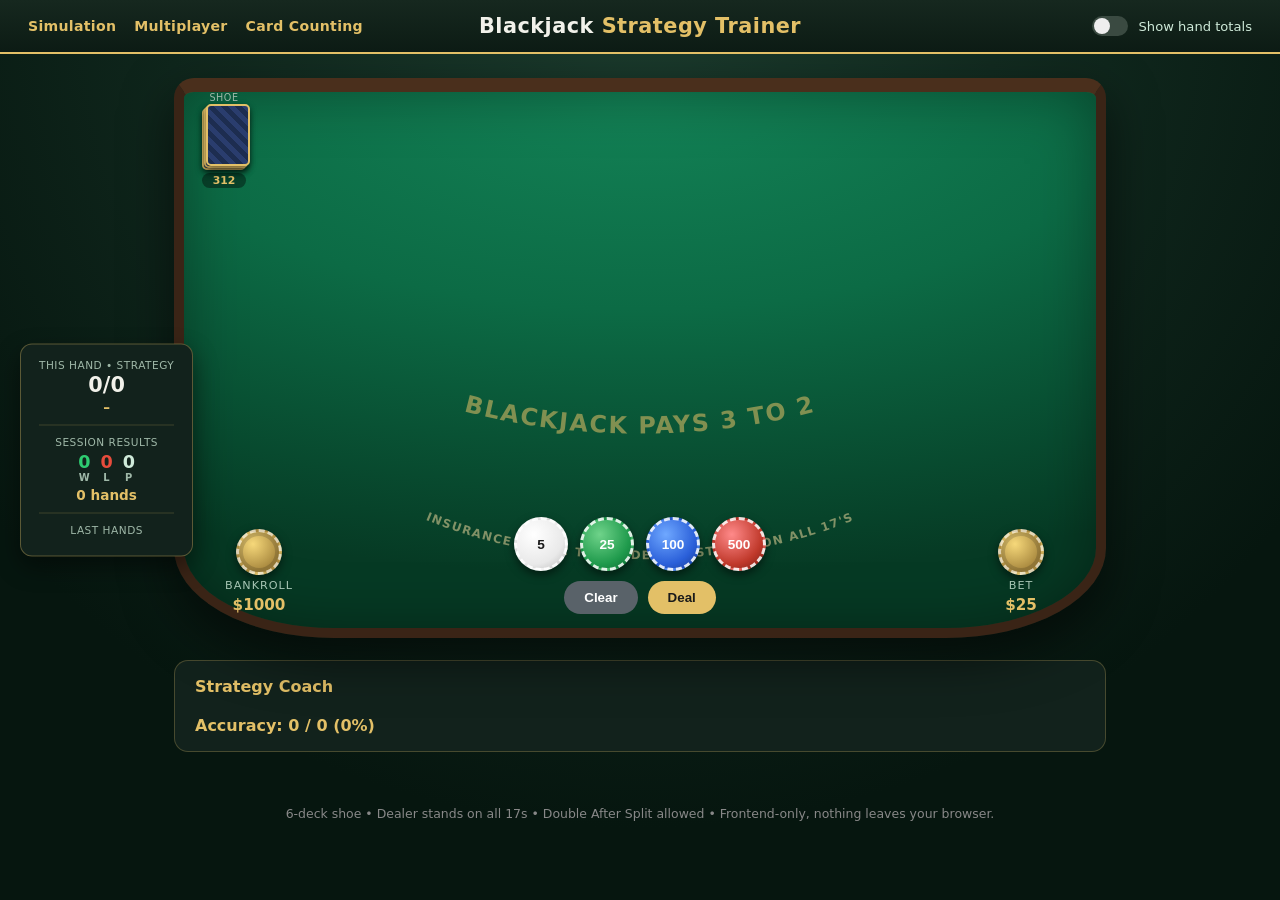
<file: index.html>
<!DOCTYPE html>
<html lang="en">
<head>
<meta charset="UTF-8">
<meta name="viewport" content="width=device-width, initial-scale=1.0">
<title>Blackjack Trainer</title>
<link rel="stylesheet" href="styles.css">
</head>
<body>
  <header>
    <h1>Blackjack <span class="accent">Strategy Trainer</span></h1>
    <div class="nav-links-left">
      <a class="nav-link-plain" href="simulate.html">Simulation</a>
      <a class="nav-link-plain" href="multiplayer.html">Multiplayer</a>
      <a class="nav-link-plain" href="counting.html">Card Counting</a>
    </div>
    <label class="toggle-totals">
      <input type="checkbox" id="toggle-totals">
      <span>Show hand totals</span>
    </label>
  </header>

  <div id="snackbar-container" aria-live="polite"></div>

  <aside id="hand-accuracy-panel" class="side-stats-panel">
    <div class="stats-block">
      <span class="hand-accuracy-label">This Hand &#8226; Strategy</span>
      <span class="hand-accuracy-value" id="hand-accuracy-value">0/0</span>
      <span class="hand-accuracy-pct" id="hand-accuracy-pct">&ndash;</span>
    </div>
    <div class="stats-divider"></div>
    <div class="stats-block">
      <span class="hand-accuracy-label">Session Results</span>
      <div class="session-row">
        <span class="session-stat session-win"><span id="session-wins">0</span><small>W</small></span>
        <span class="session-stat session-lose"><span id="session-losses">0</span><small>L</small></span>
        <span class="session-stat session-push"><span id="session-pushes">0</span><small>P</small></span>
      </div>
      <span class="hand-accuracy-pct" id="session-hands-played">0 hands</span>
    </div>
    <div class="stats-divider"></div>
    <div class="stats-block">
      <span class="hand-accuracy-label">Last Hands</span>
      <div class="history-graph" id="history-graph"></div>
    </div>
  </aside>

  <main>
    <div class="table-shell">
      <svg class="table-arcs" viewBox="0 0 1000 420" preserveAspectRatio="xMidYMid meet" aria-hidden="true">
        <path id="arcTop" d="M 90 130 A 430 230 0 0 0 910 130" fill="none"/>
        <text class="arc-text arc-text-main">
          <textPath href="#arcTop" startOffset="50%" text-anchor="middle">BLACKJACK PAYS 3 TO 2</textPath>
        </text>
        <path id="arcBottom" d="M 150 300 A 370 190 0 0 0 850 300" fill="none"/>
        <text class="arc-text arc-text-sub">
          <textPath href="#arcBottom" startOffset="50%" text-anchor="middle">INSURANCE PAYS 2 TO 1 &#8226; DEALER STANDS ON ALL 17'S</textPath>
        </text>
      </svg>

      <div id="shoe-visual" class="deck-stack" title="Shoe">
        <div class="deck-card"></div><div class="deck-card"></div><div class="deck-card"></div>
        <span class="deck-count" id="shoe-count">312</span>
        <span class="deck-label">Shoe</span>
      </div>
      <div id="discard-visual" class="deck-stack discard-stack hidden" title="Discard">
        <div class="deck-card"></div><div class="deck-card"></div><div class="deck-card"></div>
        <span class="deck-count" id="discard-count">0</span>
        <span class="deck-label">Discard</span>
      </div>

      <section id="dealer-area">
        <div id="dealer-cards" class="card-row"></div>
        <span id="dealer-total" class="total-badge"></span>
      </section>

      <section id="player-area">
        <div id="player-hands"></div>
        <nav id="action-controls" class="hidden">
          <button id="stand-btn">Stand</button>
          <button id="hit-btn">Hit</button>
          <button id="double-btn">Double</button>
          <button id="split-btn">Split</button>
          <button id="surrender-btn">Surrender</button>
        </nav>
      </section>

      <section id="result-banner" class="hidden"></section>

      <section id="table-footer">
        <div class="spot" id="bankroll-spot">
          <div class="chip-stack" data-denom="bankroll"></div>
          <span class="spot-label">Bankroll</span>
          <span class="spot-value">$<span id="bankroll">1000</span></span>
        </div>

        <div id="bet-controls">
          <div class="chip-tray">
            <button data-chip="5" class="chip chip-5">5</button>
            <button data-chip="25" class="chip chip-25">25</button>
            <button data-chip="100" class="chip chip-100">100</button>
            <button data-chip="500" class="chip chip-500">500</button>
          </div>
          <div class="tray-actions">
            <button id="clear-bet">Clear</button>
            <button id="deal-btn">Deal</button>
          </div>
        </div>

        <div class="spot" id="bet-spot">
          <div class="chip-stack" data-denom="bet"></div>
          <span class="spot-label">Bet</span>
          <span class="spot-value">$<span id="current-bet">25</span></span>
        </div>
      </section>

      <div id="next-controls" class="hidden">
        <button id="new-hand-btn">New Hand</button>
      </div>
    </div>

    <section id="feedback-panel">
      <h3>Strategy Coach</h3>
      <div id="feedback-log"></div>
      <div id="accuracy">Accuracy: <span id="accuracy-value">0 / 0 (–)</span></div>
    </section>
  </main>

  <footer>
    <p>6-deck shoe &#8226; Dealer stands on all 17s &#8226; Double After Split allowed &#8226; Frontend-only, nothing leaves your browser.</p>
  </footer>

<script src="cards.js"></script>
<script src="strategy.js"></script>
<script src="history-graph.js"></script>
<script src="game.js"></script>
</body>
</html>
</file>
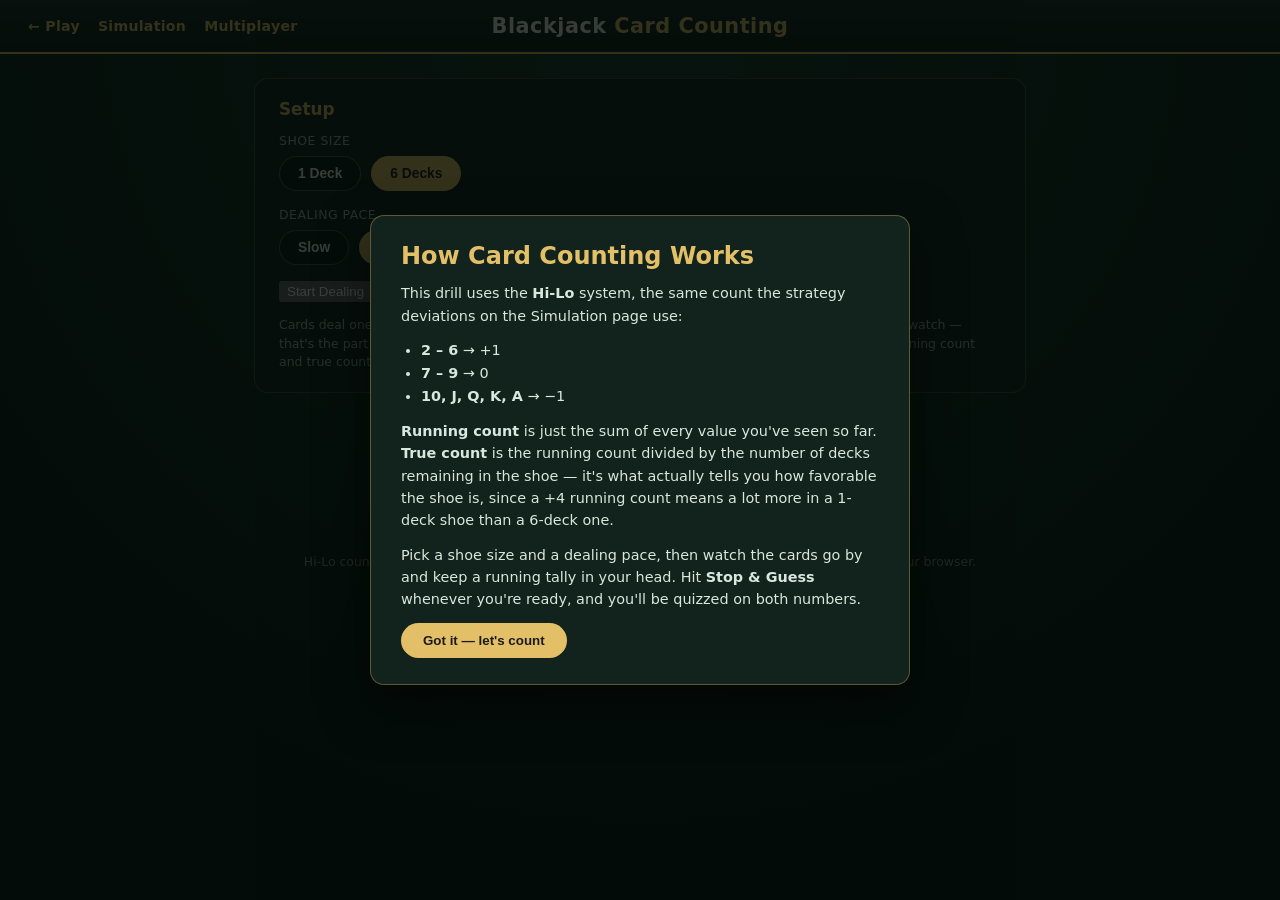
<file: counting.html>
<!DOCTYPE html>
<html lang="en">
<head>
<meta charset="UTF-8">
<meta name="viewport" content="width=device-width, initial-scale=1.0">
<title>Blackjack Card Counting Trainer</title>
<link rel="stylesheet" href="styles.css">
</head>
<body>
  <header>
    <h1>Blackjack <span class="accent">Card Counting</span></h1>
    <div class="nav-links-left">
      <a class="nav-link-plain" href="index.html">&larr; Play</a>
      <a class="nav-link-plain" href="simulate.html">Simulation</a>
      <a class="nav-link-plain" href="multiplayer.html">Multiplayer</a>
    </div>
  </header>

  <div id="cc-instructions-overlay" class="modal-overlay">
    <div class="modal-box">
      <h2>How Card Counting Works</h2>
      <p>This drill uses the <strong>Hi-Lo</strong> system, the same count the strategy deviations on the
      Simulation page use:</p>
      <ul class="modal-list">
        <li><strong>2 &ndash; 6</strong> &rarr; +1</li>
        <li><strong>7 &ndash; 9</strong> &rarr; 0</li>
        <li><strong>10, J, Q, K, A</strong> &rarr; &minus;1</li>
      </ul>
      <p><strong>Running count</strong> is just the sum of every value you've seen so far. <strong>True count</strong>
      is the running count divided by the number of decks remaining in the shoe &mdash; it's what actually tells you
      how favorable the shoe is, since a +4 running count means a lot more in a 1-deck shoe than a 6-deck one.</p>
      <p>Pick a shoe size and a dealing pace, then watch the cards go by and keep a running tally in your head. Hit
      <strong>Stop &amp; Guess</strong> whenever you're ready, and you'll be quizzed on both numbers.</p>
      <button id="cc-dismiss-instructions">Got it &mdash; let's count</button>
    </div>
  </div>

  <main id="cc-main">
    <section id="cc-setup-panel">
      <h2>Setup</h2>
      <div class="cc-option-group">
        <span class="cc-option-label">Shoe Size</span>
        <div class="cc-options" id="cc-deck-options">
          <button type="button" class="cc-option-btn" data-decks="1">1 Deck</button>
          <button type="button" class="cc-option-btn active" data-decks="6">6 Decks</button>
        </div>
      </div>
      <div class="cc-option-group">
        <span class="cc-option-label">Dealing Pace</span>
        <div class="cc-options" id="cc-pace-options">
          <button type="button" class="cc-option-btn" data-pace="slow">Slow</button>
          <button type="button" class="cc-option-btn active" data-pace="medium">Medium</button>
          <button type="button" class="cc-option-btn" data-pace="fast">Fast</button>
        </div>
      </div>
      <div class="setup-actions">
        <button id="cc-start-btn">Start Dealing</button>
        <button id="cc-help-btn">Show Instructions</button>
      </div>
      <p class="setup-note">
        Cards deal one at a time from a freshly shuffled shoe. Nothing tells you the running count while you
        watch &mdash; that's the part you have to track yourself. Stop whenever you like and you'll be asked to pick
        the running count and true count from four options each.
      </p>
    </section>

    <section id="cc-table" class="hidden">
      <div class="deck-stack" id="cc-shoe-visual" title="Shoe">
        <div class="deck-card"></div><div class="deck-card"></div><div class="deck-card"></div>
        <span class="deck-count" id="cc-shoe-count">0</span>
        <span class="deck-label">Shoe</span>
      </div>
      <div id="cc-card-row-wrap">
        <div id="cc-card-row" class="card-row"></div>
      </div>
      <div class="setup-actions">
        <button id="cc-stop-btn">Stop &amp; Guess the Count</button>
      </div>
    </section>

    <section id="cc-quiz-panel" class="hidden">
      <h2 id="cc-quiz-question"></h2>
      <p class="setup-note" id="cc-quiz-subnote"></p>
      <div class="cc-quiz-options" id="cc-quiz-options"></div>
    </section>

    <section id="cc-result-panel" class="hidden">
      <h2 id="cc-result-heading"></h2>
      <div id="cc-result-grid" class="stat-grid-cc">
        <div class="stat-card"><span class="stat-value" id="cc-actual-running"></span><span class="stat-label">Actual Running Count</span></div>
        <div class="stat-card"><span class="stat-value" id="cc-your-running"></span><span class="stat-label">Your Answer</span></div>
        <div class="stat-card"><span class="stat-value" id="cc-actual-true"></span><span class="stat-label">Actual True Count</span></div>
        <div class="stat-card"><span class="stat-value" id="cc-your-true"></span><span class="stat-label">Your Answer</span></div>
      </div>
      <div class="setup-actions">
        <button id="cc-again-btn">Deal Another Round</button>
        <button id="cc-settings-btn">Change Settings</button>
      </div>
    </section>

    <aside id="cc-session-panel">
      <div class="stats-block">
        <span class="hand-accuracy-label">Session Accuracy</span>
        <span class="hand-accuracy-value" id="cc-session-score">0/0</span>
        <span class="hand-accuracy-pct" id="cc-session-pct">&ndash;</span>
      </div>
    </aside>
  </main>

  <footer>
    <p>Hi-Lo counting drill &#8226; Choose 1 or 6 decks and a dealing pace &#8226; Frontend-only, nothing leaves your browser.</p>
  </footer>

<script src="cards.js"></script>
<script src="counting.js"></script>
</body>
</html>
</file>
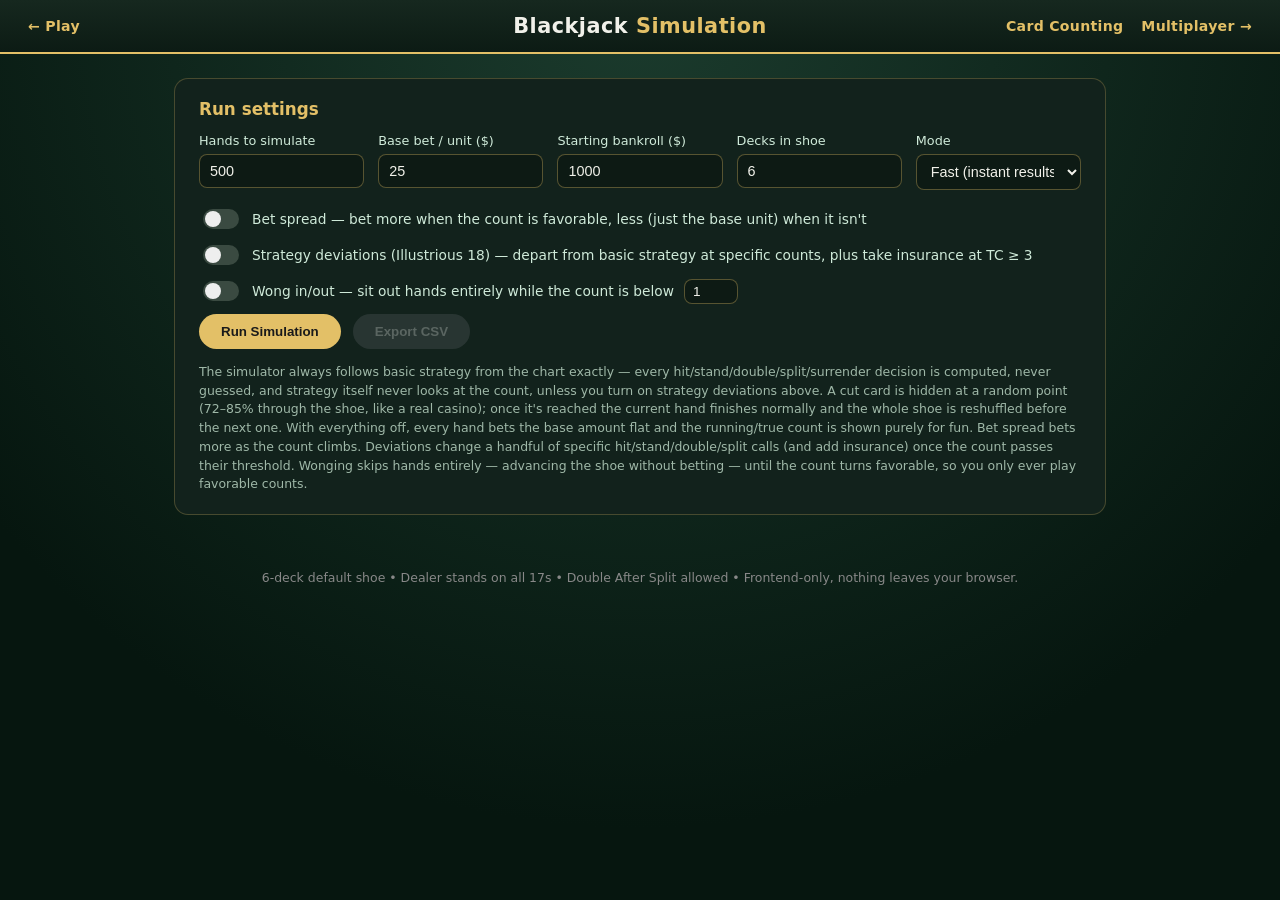
<file: simulate.html>
<!DOCTYPE html>
<html lang="en">
<head>
<meta charset="UTF-8">
<meta name="viewport" content="width=device-width, initial-scale=1.0">
<title>Blackjack Simulator</title>
<link rel="stylesheet" href="styles.css">
</head>
<body>
  <header>
    <h1>Blackjack <span class="accent">Simulation</span></h1>
    <a class="nav-link" href="index.html">&larr; Play</a>
    <div class="nav-links-right">
      <a class="nav-link-plain" href="counting.html">Card Counting</a>
      <a class="nav-link-plain" href="multiplayer.html">Multiplayer &rarr;</a>
    </div>
  </header>

  <main id="sim-main">
    <section id="setup-panel">
      <h2>Run settings</h2>
      <div class="setup-grid">
        <label>Hands to simulate
          <input type="number" id="num-hands" value="500" min="1" max="20000" step="1">
        </label>
        <label>Base bet / unit ($)
          <input type="number" id="sim-bet" value="25" min="1" step="1">
        </label>
        <label>Starting bankroll ($)
          <input type="number" id="sim-bankroll" value="1000" min="1" step="1">
        </label>
        <label>Decks in shoe
          <input type="number" id="sim-decks" value="6" min="1" max="8" step="1">
        </label>
        <label>Mode
          <select id="sim-mode">
            <option value="fast">Fast (instant results)</option>
            <option value="live">Live (watch it play, max 300 hands)</option>
          </select>
        </label>
      </div>

      <label class="counting-toggle">
        <input type="checkbox" id="counting-mode">
        <span>Bet spread — bet more when the count is favorable, less (just the base unit) when it isn't</span>
      </label>
      <div id="spread-table" class="spread-table hidden">
        <span class="spread-cell">TC &le; 1 (unfavorable) &rarr; 1&times; base bet</span>
        <span class="spread-cell">TC 2 &rarr; 2&times;</span>
        <span class="spread-cell">TC 3 &rarr; 4&times;</span>
        <span class="spread-cell">TC 4 &rarr; 6&times;</span>
        <span class="spread-cell">TC &ge; 5 (favorable) &rarr; 8&times; base bet</span>
      </div>

      <label class="counting-toggle">
        <input type="checkbox" id="deviation-mode">
        <span>Strategy deviations (Illustrious 18) — depart from basic strategy at specific counts, plus take insurance at TC &ge; 3</span>
      </label>

      <label class="counting-toggle">
        <input type="checkbox" id="wong-mode">
        <span>Wong in/out — sit out hands entirely while the count is below</span>
        <input type="number" id="wong-threshold" value="1" step="1" class="wong-input">
      </label>

      <div class="setup-actions">
        <button id="run-btn">Run Simulation</button>
        <button id="export-btn" disabled>Export CSV</button>
      </div>
      <p class="setup-note">
        The simulator always follows basic strategy from the chart exactly — every hit/stand/double/split/surrender
        decision is computed, never guessed, and strategy itself never looks at the count, unless you turn on
        strategy deviations above. A cut card is hidden at a random point (72&ndash;85% through the shoe, like a real
        casino); once it's reached the current hand finishes normally and the whole shoe is reshuffled before the
        next one. With everything off, every hand bets the base amount flat and the running/true count is shown
        purely for fun. Bet spread bets more as the count climbs. Deviations change a handful of specific
        hit/stand/double/split calls (and add insurance) once the count passes their threshold. Wonging skips hands
        entirely — advancing the shoe without betting — until the count turns favorable, so you only ever play
        favorable counts.
      </p>
    </section>

    <section id="live-table" class="hidden">
      <div class="live-table-layout">
        <div class="live-main">
          <div class="live-cards">
            <div class="live-side">
              <h4>Dealer <span id="live-dealer-total" class="total-badge"></span></h4>
              <div id="live-dealer-cards" class="card-row"></div>
            </div>
            <div class="live-side">
              <h4>Player <span id="live-player-total" class="total-badge"></span></h4>
              <div id="live-player-cards" class="card-row"></div>
            </div>
          </div>
          <div id="live-hand-label" class="live-hand-label"></div>
        </div>
        <div class="count-readout">
          <div class="count-chip"><span class="count-label">Shoe</span><span id="shoe-number" class="count-value">1</span></div>
          <div class="count-chip"><span class="count-label">Cards Left</span><span id="cards-left" class="count-value">—</span></div>
          <div class="count-chip"><span class="count-label">Running Count</span><span id="running-count" class="count-value">0</span></div>
          <div class="count-chip highlight"><span class="count-label">True Count</span><span id="true-count" class="count-value">0.0</span></div>
          <div class="count-chip"><span class="count-label">Cut Card</span><span id="cut-status" class="count-value">in shoe</span></div>
          <div class="count-chip highlight" id="live-bet-chip"><span class="count-label">Bet This Hand</span><span id="live-bet" class="count-value">—</span></div>
        </div>
      </div>
    </section>

    <section id="stat-grid" class="hidden">
      <div class="stat-card"><span class="stat-value" id="stat-hands">0</span><span class="stat-label">Hands Played</span></div>
      <div class="stat-card win"><span class="stat-value" id="stat-wins">0</span><span class="stat-label">Wins</span></div>
      <div class="stat-card lose"><span class="stat-value" id="stat-losses">0</span><span class="stat-label">Losses</span></div>
      <div class="stat-card push"><span class="stat-value" id="stat-pushes">0</span><span class="stat-label">Pushes</span></div>
      <div class="stat-card"><span class="stat-value" id="stat-blackjacks">0</span><span class="stat-label">Blackjacks</span></div>
      <div class="stat-card"><span class="stat-value" id="stat-surrenders">0</span><span class="stat-label">Surrenders</span></div>
      <div class="stat-card"><span class="stat-value" id="stat-winrate">0%</span><span class="stat-label">Win Rate</span></div>
      <div class="stat-card"><span class="stat-value" id="stat-reshuffles">0</span><span class="stat-label">Reshuffles</span></div>
      <div class="stat-card"><span class="stat-value" id="stat-avgbet">$0</span><span class="stat-label">Avg Bet</span></div>
      <div class="stat-card"><span class="stat-value" id="stat-wonged">0</span><span class="stat-label">Hands Wonged Out</span></div>
      <div class="stat-card"><span class="stat-value" id="stat-insurance">$0</span><span class="stat-label">Insurance Net</span></div>
      <div class="stat-card wide"><span class="stat-value" id="stat-bankroll">$0</span><span class="stat-label">Final Bankroll</span></div>
      <div class="stat-card wide"><span class="stat-value" id="stat-net">$0</span><span class="stat-label">Net Result</span></div>
    </section>

    <section id="log-panel" class="hidden">
      <h3>Readings Log</h3>
      <p id="log-note" class="log-note"></p>
      <div id="log-table-wrap">
        <table id="log-table">
          <thead>
            <tr>
              <th>Hand</th>
              <th>Shoe</th>
              <th>Player</th>
              <th>Dealer</th>
              <th>Result</th>
              <th>Bet</th>
              <th>Net</th>
              <th>Bankroll</th>
              <th>RC</th>
              <th>TC</th>
            </tr>
          </thead>
          <tbody id="log-table-body"></tbody>
        </table>
      </div>
    </section>
  </main>

  <footer>
    <p>6-deck default shoe &#8226; Dealer stands on all 17s &#8226; Double After Split allowed &#8226; Frontend-only, nothing leaves your browser.</p>
  </footer>

<script src="cards.js"></script>
<script src="strategy.js"></script>
<script src="simulate.js"></script>
</body>
</html>
</file>
<file: styles.css>
:root {
  --felt: #0c6b45;
  --felt-light: #138256;
  --felt-dark: #063a24;
  --gold: #e3c067;
  --gold-dim: #a9893f;
  --red: #c0392b;
  --panel-bg: #12221c;
  --text: #f1f1ea;
  --correct: #2ecc71;
  --wrong: #e74c3c;
  color-scheme: dark;
}

* { box-sizing: border-box; }

/* ---- Strategy Coach snackbar ---- */

#snackbar-container {
  position: fixed;
  top: 24px;
  right: 24px;
  z-index: 100;
  display: flex;
  flex-direction: column;
  gap: 10px;
  align-items: flex-end;
  pointer-events: none;
}

.side-stats-panel {
  position: fixed;
  left: 20px;
  top: 50%;
  transform: translateY(-50%);
  z-index: 50;
  display: flex;
  flex-direction: column;
  align-items: stretch;
  gap: 10px;
  background: var(--panel-bg);
  border: 1px solid rgba(227, 192, 103, 0.35);
  border-radius: 12px;
  padding: 14px 18px;
  box-shadow: 0 10px 24px rgba(0,0,0,0.45);
  min-width: 140px;
}

/* ---- Win/loss history sparkline (shared by play + multiplayer panels) ---- */

.history-graph {
  overflow-x: auto;
  padding: 2px 0;
  max-width: 180px;
}

.history-graph-inner {
  position: relative;
  display: flex;
  align-items: stretch;
  gap: 3px;
  height: 44px;
  min-width: 100%;
  width: max-content;
}

.history-baseline {
  position: absolute;
  left: 0;
  right: 0;
  top: 50%;
  height: 1px;
  background: rgba(227, 192, 103, 0.25);
}

.history-bar-wrap {
  position: relative;
  width: 7px;
  flex: 0 0 auto;
}

.history-bar {
  position: absolute;
  left: 0;
  width: 100%;
  border-radius: 2px;
}

.history-bar.win { background: var(--correct); bottom: 50%; }
.history-bar.lose { background: var(--wrong); top: 50%; }
.history-bar.push { background: #9fb8a8; top: calc(50% - 1px); height: 2px; }

.stats-block {
  display: flex;
  flex-direction: column;
  align-items: center;
  gap: 2px;
}

.stats-divider {
  height: 1px;
  background: rgba(227, 192, 103, 0.2);
}

.hand-accuracy-label {
  font-size: 0.66rem;
  text-transform: uppercase;
  letter-spacing: 0.5px;
  color: #9fb8a8;
  text-align: center;
}

.hand-accuracy-value {
  font-size: 1.3rem;
  font-weight: 800;
  color: var(--text);
}

.hand-accuracy-pct {
  font-size: 0.85rem;
  font-weight: 700;
  color: var(--gold);
}

.session-row {
  display: flex;
  gap: 10px;
  margin: 2px 0;
}

.session-stat {
  display: flex;
  flex-direction: column;
  align-items: center;
  font-size: 1.1rem;
  font-weight: 800;
}

.session-stat small {
  font-size: 0.62rem;
  font-weight: 700;
  letter-spacing: 0.5px;
  color: #9fb8a8;
}

.session-win { color: var(--correct); }
.session-lose { color: var(--wrong); }
.session-push { color: #cfead9; }

@media (max-width: 900px) {
  .side-stats-panel {
    left: auto;
    right: 12px;
    top: 12px;
    transform: none;
    flex-direction: row;
    align-items: center;
    gap: 14px;
    padding: 8px 14px;
    min-width: 0;
  }
  .stats-divider { width: 1px; height: 32px; }
}

.snackbar {
  display: flex;
  flex-direction: column;
  gap: 2px;
  max-width: 300px;
  padding: 14px 18px;
  border-radius: 12px;
  color: #fff;
  font-size: 0.92rem;
  line-height: 1.35;
  box-shadow: 0 10px 24px rgba(0,0,0,0.45);
  opacity: 0;
  transform: translateX(32px);
  transition: opacity 0.25s ease, transform 0.25s ease;
}

.snackbar.show {
  opacity: 1;
  transform: translateX(0);
}

.snackbar-title {
  font-weight: 800;
  font-size: 0.78rem;
  text-transform: uppercase;
  letter-spacing: 0.6px;
  opacity: 0.85;
}

.snackbar-body {
  font-weight: 600;
}

.snackbar.correct {
  background: linear-gradient(135deg, #2ecc71, #1d9b56);
  border: 1px solid rgba(255,255,255,0.25);
}

.snackbar.wrong {
  background: linear-gradient(135deg, #e74c3c, #b0291a);
  border: 1px solid rgba(255,255,255,0.25);
}

@media (max-width: 640px) {
  #snackbar-container {
    top: 12px;
    right: 12px;
    left: auto;
    align-items: flex-end;
  }
  .snackbar {
    max-width: 220px;
    padding: 8px 12px;
    border-radius: 9px;
    font-size: 0.74rem;
    gap: 1px;
  }
  .snackbar-title { font-size: 0.6rem; }
}

body {
  margin: 0;
  font-family: 'Segoe UI', system-ui, sans-serif;
  background: radial-gradient(circle at top, #1b3b2d, #06160f 75%);
  color: var(--text);
  min-height: 100vh;
}

header {
  display: flex;
  justify-content: center;
  align-items: center;
  padding: 14px 28px;
  background: linear-gradient(180deg, #16281f, #0c1b14);
  border-bottom: 2px solid var(--gold);
  position: sticky;
  top: 0;
  z-index: 10;
  gap: 24px;
}

.nav-link {
  position: absolute;
  left: 28px;
  color: var(--gold);
  text-decoration: none;
  font-weight: 700;
  font-size: 0.88rem;
  letter-spacing: 0.3px;
}

.nav-link:hover {
  text-decoration: underline;
}

.nav-link-right {
  left: auto;
  right: 28px;
}

.nav-links-left {
  position: absolute;
  left: 28px;
  display: flex;
  gap: 18px;
}

.nav-link-plain {
  color: var(--gold);
  text-decoration: none;
  font-weight: 700;
  font-size: 0.88rem;
  letter-spacing: 0.3px;
}

.nav-link-plain:hover {
  text-decoration: underline;
}

.toggle-totals {
  position: absolute;
  right: 28px;
  display: flex;
  align-items: center;
  gap: 8px;
  font-size: 0.82rem;
  color: #cfead9;
  cursor: pointer;
  user-select: none;
}

.toggle-totals input {
  appearance: none;
  width: 36px;
  height: 20px;
  border-radius: 999px;
  background: #3a4a41;
  position: relative;
  cursor: pointer;
  transition: background 0.2s ease;
}

.toggle-totals input::after {
  content: '';
  position: absolute;
  top: 2px;
  left: 2px;
  width: 16px;
  height: 16px;
  border-radius: 50%;
  background: #eee;
  transition: transform 0.2s ease;
}

.toggle-totals input:checked {
  background: var(--gold);
}

.toggle-totals input:checked::after {
  transform: translateX(16px);
}

body.hide-totals .total-badge {
  visibility: hidden;
}

header h1 {
  margin: 0;
  font-size: 1.3rem;
  letter-spacing: 0.5px;
  font-weight: 600;
}

@media (max-width: 640px) {
  header {
    flex-direction: column;
    padding: 10px 16px;
    gap: 6px;
  }

  header h1 {
    font-size: 1.05rem;
    text-align: center;
  }

  .nav-link,
  .nav-link-right,
  .nav-links-left,
  .toggle-totals {
    position: static;
  }

  .nav-links-left {
    gap: 14px;
  }
}

header h1 .accent {
  color: var(--gold);
  font-weight: 700;
}

nav#action-controls {
  display: flex;
  gap: 10px;
  flex-wrap: wrap;
  justify-content: center;
  margin-top: 14px;
}

nav#action-controls,
nav#mp-action-controls {
  display: flex;
  gap: 10px;
  flex-wrap: wrap;
  justify-content: center;
}

nav#action-controls button,
nav#mp-action-controls button {
  padding: 10px 22px;
  border-radius: 999px;
  border: 1px solid rgba(255,255,255,0.15);
  font-weight: 700;
  font-size: 0.9rem;
  letter-spacing: 0.3px;
  box-shadow: 0 4px 10px rgba(0,0,0,0.4);
  cursor: pointer;
}

#stand-btn, #mp-stand-btn { background: var(--red); color: #fff; }
#hit-btn, #mp-hit-btn { background: #3a7bd5; color: #fff; }
#double-btn, #mp-double-btn { background: #9b59b6; color: #fff; }
#split-btn { background: #16a085; color: #fff; }
#surrender-btn, #mp-surrender-btn { background: #596269; color: #fff; }

main {
  max-width: 980px;
  margin: 0 auto;
  padding: 24px;
  display: flex;
  flex-direction: column;
  gap: 22px;
}

/* ---- Table ---- */

.table-shell {
  position: relative;
  background:
    radial-gradient(ellipse 120% 90% at 50% 0%, var(--felt-light) 0%, var(--felt) 45%, var(--felt-dark) 100%);
  border: 10px solid #3a2416;
  border-top: 14px solid #4a2f1c;
  border-radius: 20px 20px 160px 160px / 20px 20px 90px 90px;
  box-shadow:
    0 20px 50px rgba(0,0,0,0.55),
    inset 0 0 60px rgba(0,0,0,0.35);
  padding: 20px 20px 10px;
  min-height: 560px;
  display: flex;
  flex-direction: column;
}

.table-arcs {
  position: absolute;
  top: 0;
  left: 0;
  width: 100%;
  height: 100%;
  pointer-events: none;
}

.arc-text {
  fill: var(--gold);
  font-weight: 700;
  letter-spacing: 2px;
  text-transform: uppercase;
  opacity: 0.55;
}

.arc-text-main { font-size: 26px; }
.arc-text-sub { font-size: 13px; letter-spacing: 1.5px; fill: #e8d49a; }

#dealer-area {
  position: relative;
  z-index: 2;
  display: flex;
  flex-direction: column;
  align-items: center;
  gap: 8px;
  padding-top: 6px;
  min-height: 110px;
}

#player-area {
  position: relative;
  z-index: 2;
  flex: 1;
  display: flex;
  flex-direction: column;
  align-items: center;
  justify-content: center;
  padding: 18px 0;
}

#player-hands {
  display: flex;
  gap: 24px;
  flex-wrap: wrap;
  justify-content: center;
}

.hand-block {
  display: flex;
  flex-direction: column;
  align-items: center;
  gap: 8px;
  padding: 8px 14px;
  border-radius: 14px;
}

.hand-block.active-hand {
  background: rgba(227, 192, 103, 0.1);
  box-shadow: 0 0 0 2px var(--gold);
}

.hand-block h3 {
  margin: 0;
  font-size: 0.85rem;
  display: flex;
  align-items: center;
  gap: 8px;
  color: #e9e9df;
  text-shadow: 0 1px 2px rgba(0,0,0,0.6);
}

.total-badge {
  font-weight: 700;
  color: var(--gold);
  background: rgba(0,0,0,0.35);
  padding: 2px 10px;
  border-radius: 999px;
  font-size: 0.85rem;
}

.hand-bet {
  display: flex;
  align-items: center;
  gap: 6px;
  font-size: 0.8rem;
  font-weight: 700;
  color: var(--gold);
  background: rgba(0,0,0,0.3);
  padding: 3px 10px 3px 4px;
  border-radius: 999px;
}

.hand-bet-chip {
  width: 16px;
  height: 16px;
  border-radius: 50%;
  background: radial-gradient(circle at 35% 30%, #f6d87a, var(--gold-dim) 70%);
  border: 2px dashed rgba(255,255,255,0.7);
  display: inline-block;
}

.card-row {
  display: flex;
  gap: -10px;
  perspective: 700px;
}

.card {
  width: 58px;
  height: 82px;
  border-radius: 7px;
  background: #fdfdf5;
  color: #111;
  display: flex;
  flex-direction: column;
  align-items: center;
  justify-content: center;
  font-weight: 700;
  font-size: 1.15rem;
  box-shadow: 0 4px 10px rgba(0,0,0,0.45), 0 0 0 1px rgba(0,0,0,0.08);
  margin-left: -16px;
  transition: transform 0.15s ease;
}

.card:first-child { margin-left: 0; }
.card:hover { transform: translateY(-6px); }

@keyframes dealCard {
  0% { opacity: 0; transform: translate(-70px, -90px) scale(0.55) rotate(-18deg); }
  65% { opacity: 1; }
  100% { opacity: 1; transform: translate(0, 0) scale(1) rotate(0deg); }
}

.card.card-deal {
  animation: dealCard 0.38s cubic-bezier(.21,.73,.34,1.04) both;
}

@keyframes flipReveal {
  0% { transform: rotateY(90deg); }
  100% { transform: rotateY(0deg); }
}

.card.card-flip {
  animation: flipReveal 0.28s ease-out both;
}

/* ---- Shoe / discard pile ---- */

.deck-stack {
  position: absolute;
  z-index: 3;
  top: 16px;
  left: 18px;
  width: 44px;
  height: 62px;
}

.discard-stack {
  left: auto;
  right: 18px;
}

.deck-card {
  position: absolute;
  top: 0;
  left: 0;
  width: 44px;
  height: 62px;
  border-radius: 5px;
  background: repeating-linear-gradient(45deg, #1d2d50, #1d2d50 5px, #2a3d6e 5px, #2a3d6e 10px);
  border: 2px solid var(--gold);
  box-shadow: 0 3px 6px rgba(0,0,0,0.5);
}

.discard-stack .deck-card {
  background: #e9e4d5;
  border: 2px solid rgba(0,0,0,0.25);
}

.deck-card:nth-child(1) { transform: translate(0, 0); z-index: 1; }
.deck-card:nth-child(2) { transform: translate(2px, -2px); z-index: 2; }
.deck-card:nth-child(3) { transform: translate(4px, -4px); z-index: 3; }

.deck-count {
  position: absolute;
  bottom: -18px;
  left: 0;
  width: 100%;
  text-align: center;
  font-size: 0.68rem;
  font-weight: 800;
  color: var(--gold);
  background: rgba(0,0,0,0.4);
  border-radius: 999px;
  padding: 1px 0;
}

.deck-label {
  position: absolute;
  top: -16px;
  left: 0;
  width: 100%;
  text-align: center;
  font-size: 0.6rem;
  text-transform: uppercase;
  letter-spacing: 0.5px;
  color: #9fb8a8;
}

.card .suit { font-size: 1.35rem; }
.card.red { color: var(--red); }
.card.black { color: #111; }

.card.back {
  background: repeating-linear-gradient(45deg, #1d2d50, #1d2d50 6px, #2a3d6e 6px, #2a3d6e 12px);
  border: 2px solid var(--gold);
}

/* ---- Result banner ---- */

#result-banner {
  position: relative;
  z-index: 2;
  text-align: center;
  font-size: 1.1rem;
  font-weight: 700;
  margin: 0 auto 6px;
  padding: 8px 22px;
  background: rgba(10, 20, 14, 0.75);
  border-radius: 999px;
  border: 1px solid var(--gold);
  color: var(--gold);
  width: fit-content;
}

/* ---- Footer / betting rail ---- */

#table-footer {
  position: relative;
  z-index: 2;
  display: flex;
  align-items: flex-end;
  justify-content: space-between;
  gap: 16px;
  padding: 10px 10px 4px;
  flex-wrap: wrap;
}

.spot {
  display: flex;
  flex-direction: column;
  align-items: center;
  gap: 4px;
  min-width: 90px;
}

.chip-stack {
  width: 46px;
  height: 46px;
  border-radius: 50%;
  background: radial-gradient(circle at 35% 30%, #f6d87a, var(--gold-dim) 70%);
  border: 3px dashed rgba(255,255,255,0.6);
  box-shadow: 0 4px 10px rgba(0,0,0,0.5), inset 0 0 0 4px rgba(0,0,0,0.15);
}

.spot-label {
  font-size: 0.7rem;
  text-transform: uppercase;
  letter-spacing: 1px;
  color: #cfead9;
  opacity: 0.8;
}

.spot-value {
  font-weight: 700;
  color: var(--gold);
  font-size: 0.95rem;
}

#bet-controls {
  display: flex;
  flex-direction: column;
  align-items: center;
  gap: 10px;
  flex: 1;
}

.chip-tray {
  display: flex;
  gap: 12px;
  justify-content: center;
}

.chip {
  width: 54px;
  height: 54px;
  border-radius: 50%;
  border: 3px dashed rgba(255,255,255,0.85);
  font-weight: 800;
  font-size: 0.85rem;
  color: #1a1a1a;
  cursor: pointer;
  box-shadow: 0 4px 8px rgba(0,0,0,0.5);
  transition: transform 0.1s ease;
}

.chip:hover { transform: translateY(-3px) scale(1.04); }

.chip-5 { background: radial-gradient(circle at 35% 30%, #fff, #e9e9e9 65%, #bbb 100%); }
.chip-25 { background: radial-gradient(circle at 35% 30%, #6fd38a, #1f9a4c 65%, #0d6b32 100%); color: #fff; }
.chip-100 { background: radial-gradient(circle at 35% 30%, #6fa8ff, #2a5fd9 65%, #163c96 100%); color: #fff; }
.chip-500 { background: radial-gradient(circle at 35% 30%, #ff8a8a, #c0392b 65%, #7e1f15 100%); color: #fff; }

.tray-actions {
  display: flex;
  gap: 10px;
  flex-wrap: wrap;
  justify-content: center;
}

.tray-actions button, #new-hand-btn {
  padding: 9px 20px;
  border-radius: 999px;
  border: none;
  font-weight: 700;
  cursor: pointer;
}

#clear-bet { background: #596269; color: #fff; }
#deal-btn, #new-hand-btn { background: var(--gold); color: #1a1a1a; }
#mp-clear-bet { background: #596269; color: #fff; }
#mp-place-bet { background: var(--gold); color: #1a1a1a; }
#mp-repeat-bet { background: #16a085; color: #fff; }

#next-controls {
  position: relative;
  z-index: 2;
  display: flex;
  justify-content: center;
  padding-bottom: 14px;
}

button:disabled {
  opacity: 0.3;
  cursor: not-allowed;
  filter: grayscale(0.4);
}

button:hover:not(:disabled) { filter: brightness(1.08); }

.hidden { display: none !important; }

/* ---- Strategy Coach panel ---- */

#feedback-panel {
  background: var(--panel-bg);
  border-radius: 14px;
  padding: 16px 20px;
  border: 1px solid rgba(227, 192, 103, 0.25);
}

#feedback-panel h3 {
  margin: 0 0 10px;
  color: var(--gold);
  font-size: 1rem;
}

#feedback-log {
  max-height: 220px;
  overflow-y: auto;
  display: flex;
  flex-direction: column;
  gap: 6px;
  margin-bottom: 10px;
}

.log-line {
  font-size: 0.88rem;
  padding: 7px 10px;
  border-radius: 6px;
  background: rgba(255,255,255,0.03);
}

.log-line.correct { color: var(--correct); border-left: 3px solid var(--correct); }
.log-line.wrong { color: var(--wrong); border-left: 3px solid var(--wrong); }
.log-line.info { color: #aaa; font-style: italic; }

#accuracy {
  font-weight: 600;
  color: var(--gold);
}

footer {
  text-align: center;
  padding: 18px;
  font-size: 0.78rem;
  color: #888;
}

/* ---- Simulation page ---- */

#sim-main {
  max-width: 980px;
  margin: 0 auto;
  padding: 24px;
  display: flex;
  flex-direction: column;
  gap: 22px;
}

#setup-panel {
  background: var(--panel-bg);
  border-radius: 14px;
  padding: 20px 24px;
  border: 1px solid rgba(227, 192, 103, 0.25);
}

#setup-panel h2 {
  margin: 0 0 14px;
  color: var(--gold);
  font-size: 1.05rem;
}

.setup-grid {
  display: grid;
  grid-template-columns: repeat(auto-fit, minmax(150px, 1fr));
  gap: 14px;
  margin-bottom: 16px;
}

.setup-grid label {
  display: flex;
  flex-direction: column;
  gap: 6px;
  font-size: 0.8rem;
  color: #cfead9;
}

.setup-grid input,
.setup-grid select {
  background: #0d1a14;
  border: 1px solid rgba(227, 192, 103, 0.35);
  border-radius: 8px;
  padding: 8px 10px;
  color: var(--text);
  font-size: 0.9rem;
}

.setup-actions {
  display: flex;
  gap: 12px;
  margin-bottom: 14px;
}

#run-btn, #export-btn {
  padding: 10px 22px;
  border-radius: 999px;
  border: none;
  font-weight: 700;
  cursor: pointer;
}

#run-btn { background: var(--gold); color: #1a1a1a; }
#export-btn { background: #596269; color: #fff; }

.setup-note {
  margin: 0;
  font-size: 0.78rem;
  line-height: 1.5;
  color: #9fb8a8;
}

.counting-toggle {
  display: flex;
  align-items: center;
  gap: 10px;
  font-size: 0.86rem;
  color: #cfead9;
  cursor: pointer;
  user-select: none;
  margin-bottom: 10px;
}

.counting-toggle input[type="checkbox"] {
  appearance: none;
  width: 36px;
  height: 20px;
  border-radius: 999px;
  background: #3a4a41;
  position: relative;
  cursor: pointer;
  flex-shrink: 0;
  transition: background 0.2s ease;
}

.counting-toggle input[type="checkbox"]::after {
  content: '';
  position: absolute;
  top: 2px;
  left: 2px;
  width: 16px;
  height: 16px;
  border-radius: 50%;
  background: #eee;
  transition: transform 0.2s ease;
}

.counting-toggle input[type="checkbox"]:checked { background: var(--gold); }
.counting-toggle input[type="checkbox"]:checked::after { transform: translateX(16px); }

.wong-input {
  width: 54px;
  background: #0d1a14;
  border: 1px solid rgba(227, 192, 103, 0.35);
  border-radius: 8px;
  padding: 4px 8px;
  color: var(--text);
  font-size: 0.85rem;
  cursor: text;
}

.spread-table {
  display: flex;
  flex-wrap: wrap;
  gap: 8px;
  margin-bottom: 14px;
}

.spread-cell {
  background: rgba(227, 192, 103, 0.12);
  border: 1px solid rgba(227, 192, 103, 0.3);
  border-radius: 999px;
  padding: 4px 12px;
  font-size: 0.76rem;
  color: var(--gold);
  font-weight: 700;
}

#live-table {
  background: linear-gradient(160deg, var(--felt-light), var(--felt-dark));
  border-radius: 14px;
  border: 1px solid rgba(227, 192, 103, 0.3);
  padding: 18px 20px;
}

.live-table-layout {
  display: flex;
  gap: 20px;
  align-items: flex-start;
}

.live-main {
  flex: 1;
  min-width: 0;
}

.count-readout {
  display: flex;
  flex-direction: column;
  flex-wrap: wrap;
  gap: 10px;
  width: 150px;
  flex-shrink: 0;
}

@media (max-width: 760px) {
  .live-table-layout {
    flex-direction: column;
  }

  .count-readout {
    flex-direction: row;
    width: auto;
  }
}

.count-chip {
  display: flex;
  flex-direction: column;
  align-items: center;
  gap: 2px;
  background: rgba(0,0,0,0.3);
  border-radius: 10px;
  padding: 8px 14px;
  min-width: 90px;
}

.count-chip.highlight {
  background: rgba(227, 192, 103, 0.18);
  border: 1px solid var(--gold);
}

.count-label {
  font-size: 0.68rem;
  text-transform: uppercase;
  letter-spacing: 0.6px;
  color: #cfead9;
  opacity: 0.8;
}

.count-value {
  font-weight: 800;
  font-size: 1.1rem;
  color: var(--gold);
}

.live-cards {
  display: flex;
  flex-wrap: wrap;
  gap: 24px;
}

.live-side h4 {
  margin: 0 0 8px;
  font-size: 0.85rem;
  color: #e9e9df;
  display: flex;
  align-items: center;
  gap: 8px;
}

.hand-gap { display: inline-block; width: 14px; }

.live-hand-label {
  margin-top: 14px;
  font-weight: 700;
  color: var(--gold);
}

#stat-grid {
  display: grid;
  grid-template-columns: repeat(auto-fit, minmax(130px, 1fr));
  gap: 12px;
}

.stat-card {
  background: var(--panel-bg);
  border: 1px solid rgba(227, 192, 103, 0.2);
  border-radius: 12px;
  padding: 14px;
  display: flex;
  flex-direction: column;
  align-items: center;
  gap: 4px;
}

.stat-card.wide { grid-column: span 2; }

.stat-value {
  font-size: 1.4rem;
  font-weight: 800;
  color: var(--gold);
}

.stat-card.win .stat-value { color: var(--correct); }
.stat-card.lose .stat-value { color: var(--wrong); }
.stat-card.push .stat-value { color: #cfead9; }

.stat-label {
  font-size: 0.72rem;
  text-transform: uppercase;
  letter-spacing: 0.5px;
  color: #9fb8a8;
}

#log-panel {
  background: var(--panel-bg);
  border-radius: 14px;
  padding: 18px 20px;
  border: 1px solid rgba(227, 192, 103, 0.25);
}

#log-panel h3 {
  margin: 0 0 6px;
  color: var(--gold);
}

.log-note {
  margin: 0 0 12px;
  font-size: 0.78rem;
  color: #9fb8a8;
}

#log-table-wrap {
  max-height: 420px;
  overflow: auto;
  border-radius: 8px;
  border: 1px solid rgba(255,255,255,0.08);
}

#log-table {
  width: 100%;
  border-collapse: collapse;
  font-size: 0.8rem;
}

#log-table thead th {
  position: sticky;
  top: 0;
  background: #0d1a14;
  color: var(--gold);
  text-align: left;
  padding: 8px 10px;
  border-bottom: 1px solid rgba(227, 192, 103, 0.3);
}

#log-table td {
  padding: 6px 10px;
  border-bottom: 1px solid rgba(255,255,255,0.05);
  white-space: nowrap;
}

#log-table tbody tr:hover {
  background: rgba(227, 192, 103, 0.06);
}

.cell-pos { color: var(--correct); }
.cell-neg { color: var(--wrong); }

@media (max-width: 640px) {
  .table-shell { min-height: 460px; padding: 14px; }
  .arc-text-main { font-size: 18px; }
  .arc-text-sub { font-size: 10px; }
  .card { width: 46px; height: 66px; font-size: 0.95rem; margin-left: -14px; }
  #table-footer { justify-content: center; }
  .spot { min-width: 70px; }
}

/* ---- Multiplayer page ---- */

#mp-main {
  max-width: 980px;
  margin: 0 auto;
  padding: 24px;
  display: flex;
  flex-direction: column;
  gap: 22px;
}

#lobby-panel {
  background: var(--panel-bg);
  border-radius: 14px;
  padding: 20px 24px;
  border: 1px solid rgba(227, 192, 103, 0.25);
}

#lobby-panel h2 {
  margin: 0 0 14px;
  color: var(--gold);
  font-size: 1.05rem;
}

.room-banner {
  display: flex;
  align-items: center;
  gap: 12px;
  flex-wrap: wrap;
  background: var(--panel-bg);
  border-radius: 12px;
  padding: 12px 18px;
  border: 1px solid rgba(227, 192, 103, 0.25);
  font-size: 0.9rem;
}

.room-banner strong {
  color: var(--gold);
  font-size: 1.05rem;
  letter-spacing: 1px;
}

.room-banner button {
  padding: 6px 14px;
  border-radius: 999px;
  border: none;
  background: #596269;
  color: #fff;
  font-weight: 700;
  cursor: pointer;
  font-size: 0.8rem;
}

#leave-btn { background: var(--red); margin-left: auto; }

.connection-status {
  color: #cfead9;
  font-size: 0.82rem;
}

/* Top-down oval table for multiplayer */
#mp-table-shell {
  border-radius: 50% / 38%;
  min-height: 640px;
  overflow: hidden;
}

#mp-table-shell .table-arcs {
  height: 60%;
}

#mp-table-shell .deck-stack {
  top: 120px;
  left: 190px;
}

#mp-table-shell .discard-stack {
  left: auto;
  right: 190px;
}

.mp-count-readout {
  position: absolute;
  z-index: 3;
  top: 50%;
  right: 24px;
  transform: translateY(-50%);
  width: auto;
}

#mp-dealer-area {
  position: relative;
  z-index: 2;
  display: flex;
  flex-direction: column;
  align-items: center;
  gap: 8px;
  padding-top: 40px;
  min-height: 110px;
}

#mp-seats {
  position: relative;
  z-index: 2;
  height: 380px;
  margin-top: 6px;
}

.mp-seat {
  position: absolute;
  transform: translate(-50%, -50%);
  display: flex;
  flex-direction: column;
  align-items: center;
  gap: 4px;
  min-width: 120px;
}

.mp-seat-name {
  font-size: 0.78rem;
  font-weight: 700;
  color: #e9e9df;
  text-align: center;
  text-shadow: 0 1px 3px rgba(0,0,0,0.8);
  background: rgba(0,0,0,0.3);
  padding: 2px 10px;
  border-radius: 999px;
}

.mp-seat.active-hand .mp-seat-name {
  background: rgba(227, 192, 103, 0.25);
  box-shadow: 0 0 0 1px var(--gold);
  color: var(--gold);
}

.mp-seat.mp-seat-me .mp-seat-name {
  box-shadow: 0 0 0 1px rgba(227, 192, 103, 0.5);
}

/* Cards laid flat and open directly on the felt, not boxed */
.mp-seat .card-row {
  filter: drop-shadow(0 6px 10px rgba(0,0,0,0.5));
}

.mp-seat-footer {
  display: flex;
  align-items: center;
  gap: 8px;
  flex-wrap: wrap;
  justify-content: center;
}

.mp-bankroll {
  font-size: 0.72rem;
  color: var(--gold);
  font-weight: 700;
  background: rgba(0,0,0,0.3);
  padding: 1px 8px;
  border-radius: 999px;
}

#mp-phase-banner {
  position: relative;
  z-index: 2;
  text-align: center;
  font-size: 0.95rem;
  font-weight: 600;
  color: var(--gold);
  margin-bottom: 8px;
}

#mp-controls {
  position: relative;
  z-index: 2;
  display: flex;
  flex-direction: column;
  align-items: center;
  gap: 12px;
  padding-bottom: 10px;
}

#mp-waiting-note {
  color: #cfead9;
  font-size: 0.88rem;
  font-style: italic;
}

#mp-host-next-btn {
  padding: 10px 24px;
  border-radius: 999px;
  border: none;
  background: var(--gold);
  color: #1a1a1a;
  font-weight: 700;
  cursor: pointer;
}

#mp-bet-controls {
  display: flex;
  flex-direction: column;
  align-items: center;
  gap: 10px;
}

@media (max-width: 640px) {
  #mp-table-shell {
    border-radius: 24px 24px 120px 120px / 24px 24px 70px 70px;
    min-height: 560px;
    padding: 14px 14px 10px;
  }

  #mp-table-shell .deck-stack { top: 16px; left: 16px; }
  #mp-table-shell .discard-stack { left: auto; right: 16px; }

  .mp-count-readout {
    position: static;
    transform: none;
    flex-direction: row;
    justify-content: center;
    margin: 0 auto 8px;
  }

  #mp-seats { height: 320px; }

  .mp-seat { min-width: 90px; }

  .tray-actions button,
  #mp-place-bet {
    padding: 9px 14px;
    font-size: 0.85rem;
  }
}

/* ---- Right-aligned header nav links (mirrors .nav-links-left) ---- */

.nav-links-right {
  position: absolute;
  right: 28px;
  display: flex;
  gap: 18px;
}

/* ---- Card counting trainer page ---- */

.modal-overlay {
  position: fixed;
  inset: 0;
  z-index: 200;
  background: rgba(3, 10, 7, 0.78);
  display: flex;
  align-items: center;
  justify-content: center;
  padding: 20px;
}

.modal-box {
  background: var(--panel-bg);
  border: 1px solid rgba(227, 192, 103, 0.35);
  border-radius: 14px;
  padding: 26px 30px;
  max-width: 540px;
  box-shadow: 0 20px 50px rgba(0,0,0,0.55);
}

.modal-box h2 {
  margin: 0 0 12px;
  color: var(--gold);
}

.modal-box p {
  font-size: 0.9rem;
  line-height: 1.55;
  color: #d7e8de;
  margin: 0 0 12px;
}

.modal-list {
  margin: 0 0 12px;
  padding-left: 20px;
  font-size: 0.9rem;
  line-height: 1.6;
  color: #d7e8de;
}

.modal-box button {
  padding: 10px 22px;
  border-radius: 999px;
  border: none;
  font-weight: 700;
  cursor: pointer;
  background: var(--gold);
  color: #1a1a1a;
}

#cc-main {
  max-width: 820px;
  margin: 0 auto;
  padding: 24px;
  display: flex;
  flex-direction: column;
  gap: 20px;
}

#cc-setup-panel,
#cc-table,
#cc-quiz-panel,
#cc-result-panel {
  background: var(--panel-bg);
  border-radius: 14px;
  padding: 20px 24px;
  border: 1px solid rgba(227, 192, 103, 0.25);
}

#cc-setup-panel h2,
#cc-quiz-panel h2,
#cc-result-panel h2 {
  margin: 0 0 14px;
  color: var(--gold);
  font-size: 1.05rem;
}

.cc-option-group {
  margin-bottom: 16px;
}

.cc-option-label {
  display: block;
  font-size: 0.78rem;
  text-transform: uppercase;
  letter-spacing: 0.5px;
  color: #9fb8a8;
  margin-bottom: 8px;
}

.cc-options {
  display: flex;
  gap: 10px;
  flex-wrap: wrap;
}

.cc-option-btn {
  padding: 9px 18px;
  border-radius: 999px;
  border: 1px solid rgba(227, 192, 103, 0.35);
  background: #0d1a14;
  color: var(--text);
  font-weight: 700;
  font-size: 0.86rem;
  cursor: pointer;
}

.cc-option-btn.active {
  background: var(--gold);
  color: #1a1a1a;
  border-color: var(--gold);
}

#cc-table {
  position: relative;
  padding-top: 78px;
}

#cc-shoe-visual {
  top: 16px;
  left: 20px;
}

#cc-card-row-wrap {
  overflow-x: auto;
  padding: 10px 4px 16px 90px;
}

#cc-card-row-wrap .card-row {
  flex-wrap: nowrap;
}

.cc-quiz-options {
  display: grid;
  grid-template-columns: repeat(auto-fit, minmax(110px, 1fr));
  gap: 12px;
}

.cc-quiz-btn {
  padding: 16px 10px;
  border-radius: 12px;
  border: 1px solid rgba(227, 192, 103, 0.35);
  background: #0d1a14;
  color: var(--text);
  font-weight: 800;
  font-size: 1.1rem;
  cursor: pointer;
}

.stat-grid-cc {
  display: grid;
  grid-template-columns: repeat(auto-fit, minmax(150px, 1fr));
  gap: 12px;
  margin-bottom: 16px;
}

.stat-value.cc-correct { color: var(--correct); }
.stat-value.cc-wrong { color: var(--wrong); }

#cc-session-panel {
  background: var(--panel-bg);
  border: 1px solid rgba(227, 192, 103, 0.25);
  border-radius: 14px;
  padding: 14px 20px;
  align-self: center;
}

@media (max-width: 640px) {
  #cc-main { padding: 14px; }
  #cc-setup-panel, #cc-table, #cc-quiz-panel, #cc-result-panel { padding: 16px; }
  .cc-quiz-btn { font-size: 0.95rem; padding: 12px 8px; }
}
</file>
